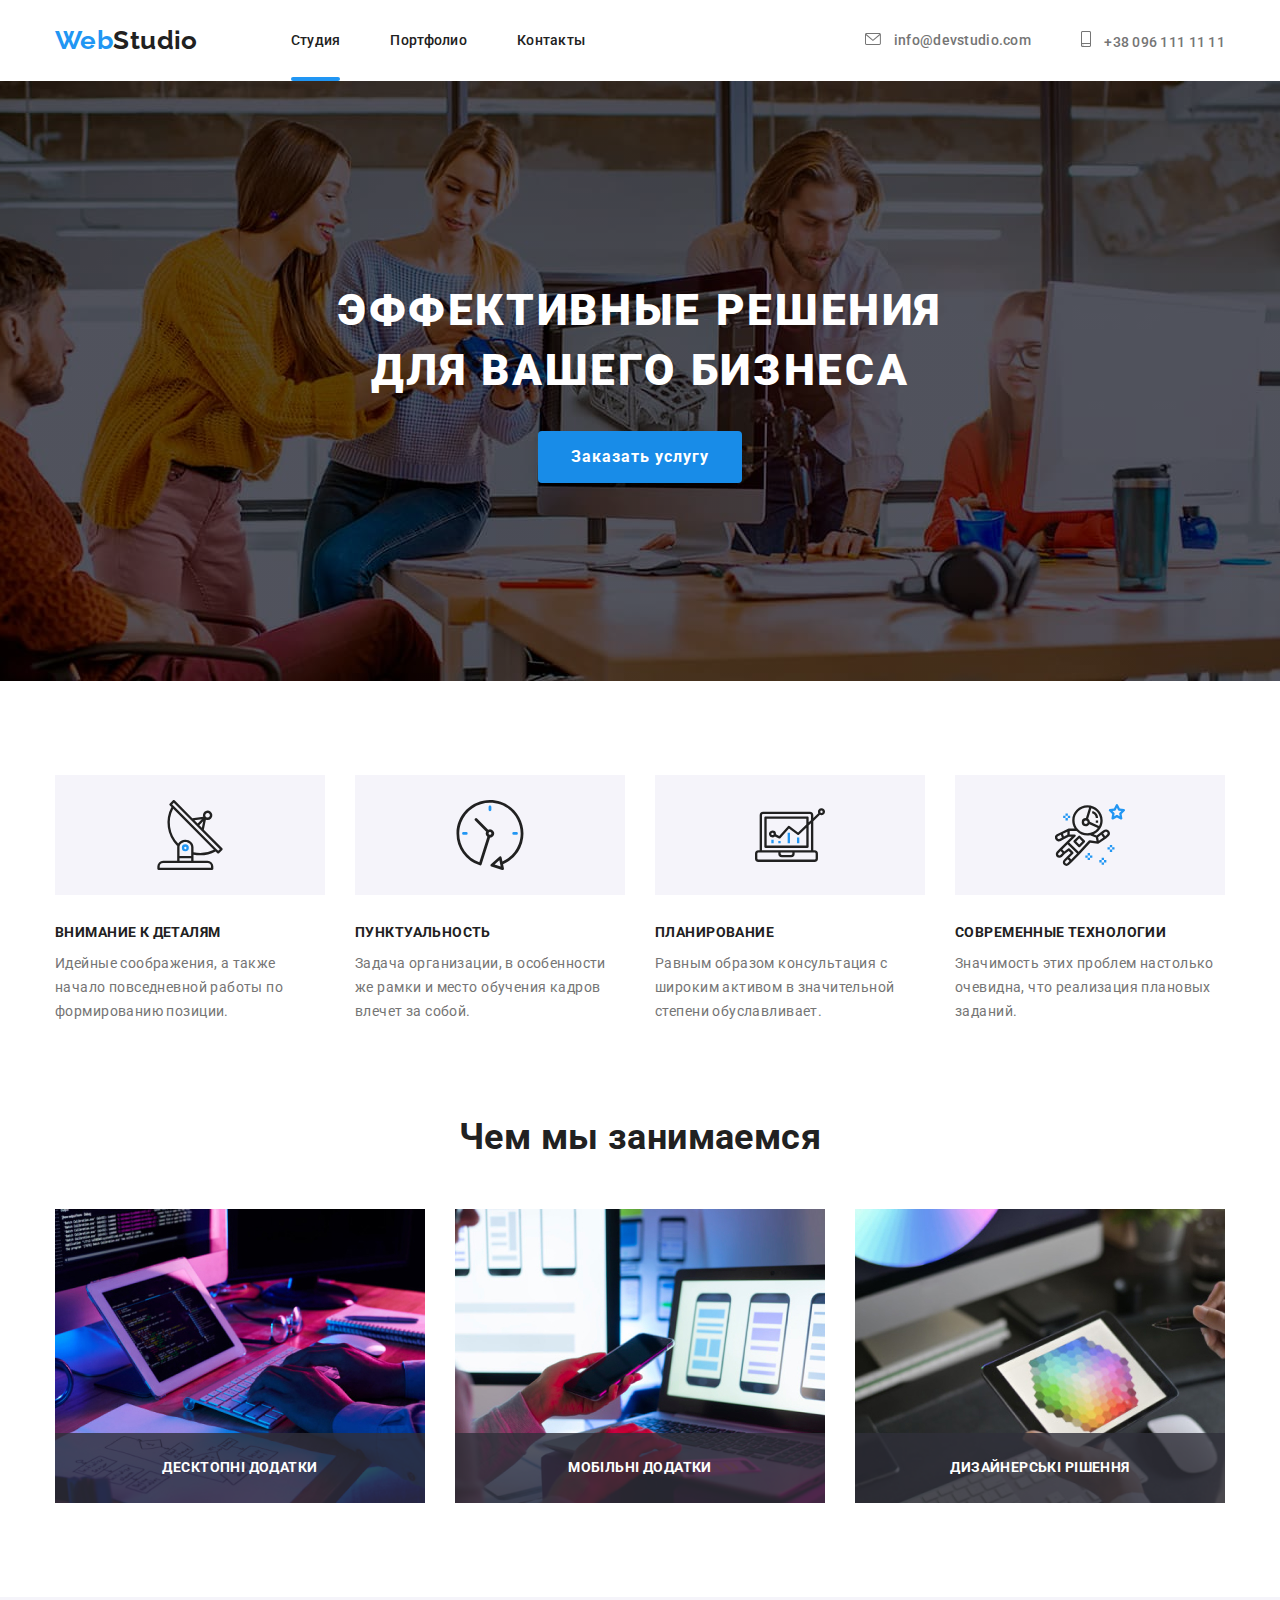
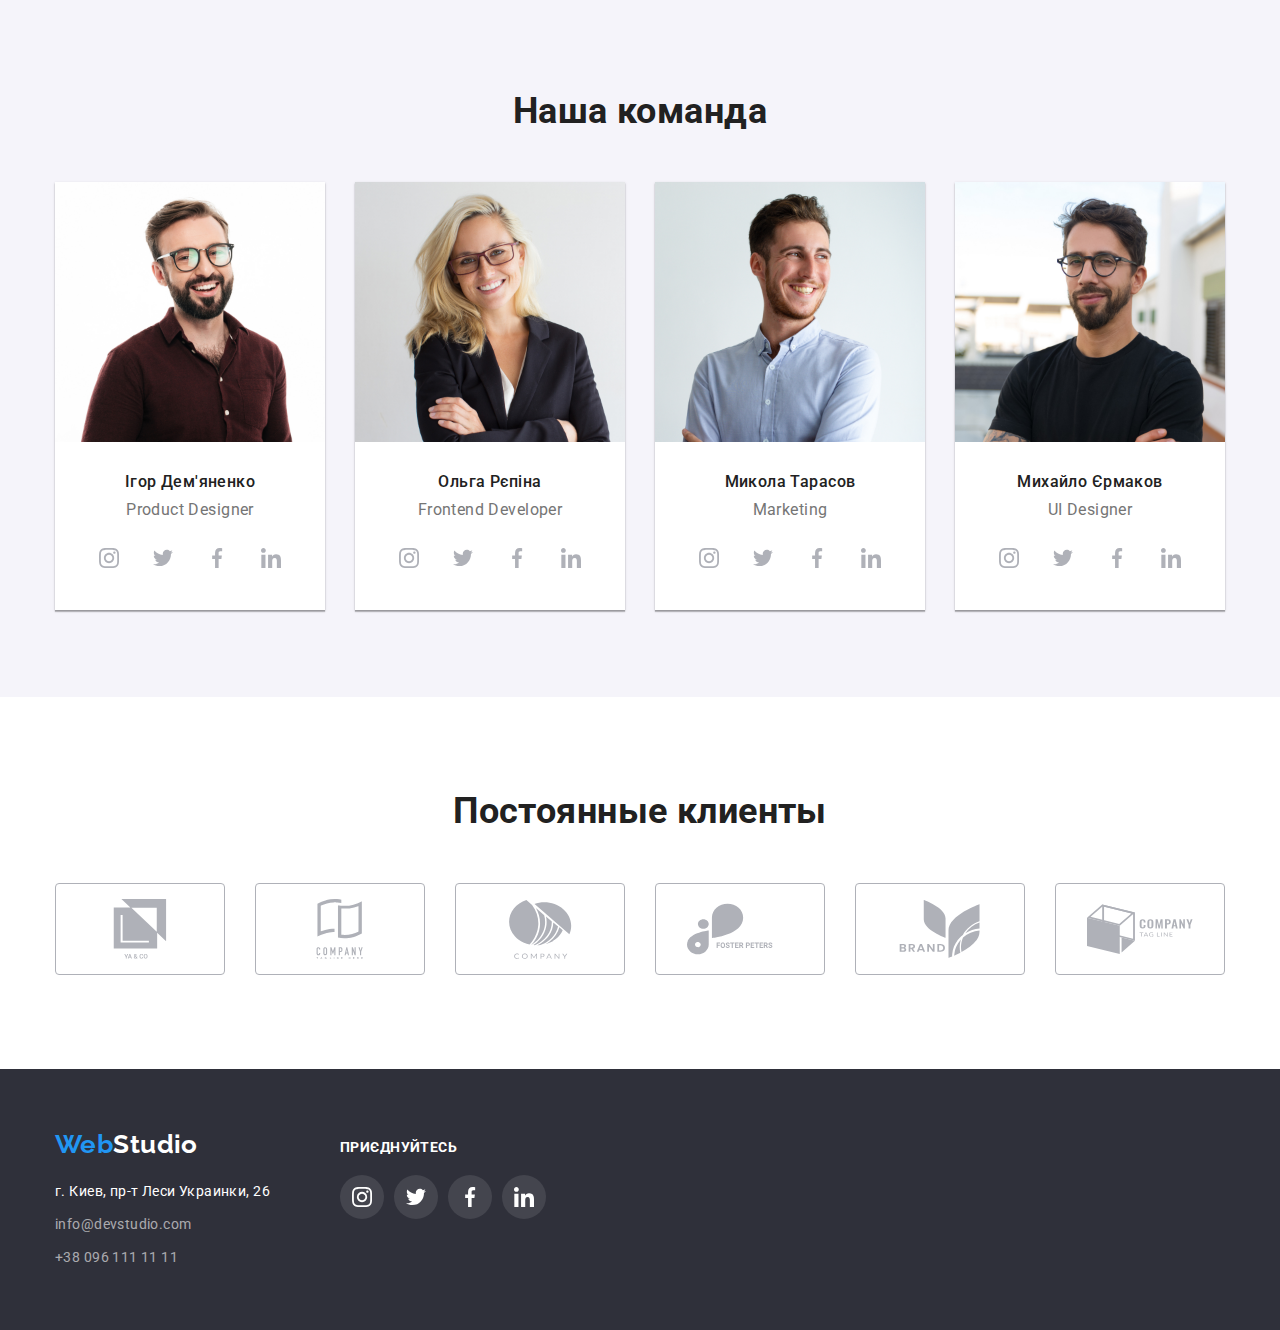
<file: index.html>
<!DOCTYPE html>
<html lang="ru">

<head>
    <meta charset="UTF-8">
    <meta http-equiv="X-UA-Compatible" content="IE=edge">
    <meta name="viewport" content="width=device-width, initial-scale=1.0">
    <title>Document</title>
    <link
        href="https://fonts.googleapis.com/css2?family=Raleway:wght@700&family=Roboto:wght@400;500;700;900&display=swap"
        rel="stylesheet">
    <link rel="stylesheet" href="./css/styles.css" />
    <link rel="stylesheet"
        href="https://cdnjs.cloudflare.com/ajax/libs/modern-normalize/1.1.0/modern-normalize.min.css">
</head>

<body class="page">
    <header class="header">
        <div class="container">
            <div class="head">
                <nav class="main-nav">
                    <a class="logo-link" href="/index.html">Web<span class="logo-header">Studio</span></a>
                    <ul class="site-nav">
                        <li class="item ">
                            <a class="navigation-menu-link  current" href="./index.html">Студия</a></li>
                        <li class="item">
                            <a class="navigation-menu-link " href="./portfolio.html">Портфолио</a></li>
                        <li class="item">
                            <a class="navigation-menu-link " href="">Контакты</a></li>
                    </ul>
                </nav>
                <ul class="auth-nav">

                    <li class="mail">
                        <a  href="mailto:info@devstudio.com">
                            <svg class="head-icon" width="16px" height="12px">
                                <use href="./images/symbol-defs.svg#icon-letter-hover-1">
                            </svg>

                            info@devstudio.com
                        </a>

                    </li>
                    <li class="tel">
                        <a  href="tel:+380961111111">
                            <svg class="head-icon" width="10px" height="16px">
                                <use href="./images/symbol-defs.svg#icon-smartphone-1">
                            </svg> +38 096 111 11 11</a>
                    </li>
                </ul>
            </div>

        </div>




    </header>
    <main>

        <section class="overlay">
            <h1 class="big-title"> Эффективные решения <br> для вашего бизнеса</h1>
            <button type="button" class="button">Заказать услугу</button>
        </section>


        <section class=" section">
            <div class="container">
                <!-- Our advantages -->
                <ul class="list-advantages">
                    <li class="item icon-antenna">
                        <h3 class="advantages-title">Внимание к деталям</h3>
                        <p class="advantages-text">Идейные соображения, а также начало повседневной работы по
                            формированию
                            позиции.</p>
                    </li>
                    <li class="item icon-clock">
                        <h3 class="advantages-title">Пунктуальность</h3>
                        <p class="advantages-text">Задача организации, в особенности же рамки и место обучения кадров
                            влечет
                            за собой.</p>
                    </li>
                    <li class="item icon-diagram">
                        <h3 class="advantages-title">Планирование</h3>
                        <p class="advantages-text">Равным образом консультация с широким активом в значительной степени
                            обуславливает.</p>
                    </li>
                    <li class="item icon-astronaut">
                        <h3 class="advantages-title">Современные технологии</h3>
                        <p class="advantages-text">Значимость этих проблем настолько очевидна, что реализация плановых
                            заданий.</p>
                    </li>
                </ul>
            </div>


        </section>

        <section class="section-img">
            <div class="container">
                <h2 class="titles ">Чем мы занимаемся</h2>
                <ul class="list-img">
                    <li class="specialization__item"><img src="./images/box-1.jpg" alt="type of work" width="370">
                        <h3 class="specialization__name">Десктопні додатки</h3></li>

                    <li class="specialization__item"><img src="./images/box-2.jpg" alt="type of work" width="370">
                        <h3 class="specialization__name">Мобільні додатки</h3></li>

                    <li class="specialization__item"><img src="./images/box-3.jpg" alt="type of work" width="370">
                        <h3 class="specialization__name">Дизайнерські рішення</h3></li>
                </ul>
            </div>

        </section>
        <!-- Our team -->
        <section class="our-team section">
            <h2 class="titles">Наша команда</h2>
            <div class="container">
                <ul class="list-person">
                    <li class="item">
                        <img src="./images/img-(1).jpg" alt="employee" width="270">
                        <div class="item-names">
                            <h3 class="names">Ігор Дем'яненко</h3>
                        </div>
                        <p class="profession">Product Designer</p>
                        <ul class="icon-item">
                            <li><a class="icon-link" href="">
                                    <svg class="icon" width="20" height="20">
                                        <use href="./images/symbol-defs.svg#icon-instagram-2-1">
                                    </svg>
                                </a></li>
                            <li><a class="icon-link" href="">
                                    <svg class="icon" width="20" height="20">
                                        <use href="./images/symbol-defs.svg#icon-twitter-1-1">
                                    </svg>
                                </a></li>
                            <li><a class="icon-link" href="">
                                    <svg class="icon" width="20" height="20">
                                        <use href="./images/symbol-defs.svg#icon-facebook-1-1">
                                    </svg>
                                </a></li>
                            <li><a class="icon-link" href="">
                                    <svg class="icon" width="20" height="20">
                                        <use href="./images/symbol-defs.svg#icon-linkedin-1-1">
                                    </svg>
                                </a></li>
                        </ul>
                    </li>
                    <li class="item">
                        <img src="./images/img-(2).jpg" alt="employee" width="270">
                        <div class="item-names">
                            <h3 class="names">Ольга Рєпіна</h3>
                        </div>
                        <p class="profession">Frontend Developer</p>
                        <ul class="icon-item">
                            <li><a class="icon-link" href="">
                                    <svg class="icon" width="20" height="20">
                                        <use href="./images/symbol-defs.svg#icon-instagram-2-1">
                                    </svg>
                                </a></li>
                            <li><a class="icon-link" href="">
                                    <svg class="icon" width="20" height="20">
                                        <use href="./images/symbol-defs.svg#icon-twitter-1-1">
                                    </svg>
                                </a></li>
                            <li><a class="icon-link" href="">
                                    <svg class="icon" width="20" height="20">
                                        <use href="./images/symbol-defs.svg#icon-facebook-1-1">
                                    </svg>
                                </a></li>
                            <li><a class="icon-link" href="">
                                    <svg class="icon" width="20" height="20">
                                        <use href="./images/symbol-defs.svg#icon-linkedin-1-1">
                                    </svg>
                                </a></li>
                        </ul>
                    </li>
                    <li class="item">
                        <img src="./images/img-(3).jpg" alt="employee" width="270">
                        <div class="item-names">
                            <h3 class="names">Микола Тарасов</h3>
                        </div>
                        <p class="profession">Marketing</p>
                        <ul class="icon-item">
                            <li><a class="icon-link" href="">
                                    <svg class="icon" width="20" height="20">
                                        <use href="./images/symbol-defs.svg#icon-instagram-2-1">
                                    </svg>
                                </a></li>
                            <li><a class="icon-link" href="">
                                    <svg class="icon" width="20" height="20">
                                        <use href="./images/symbol-defs.svg#icon-twitter-1-1">
                                    </svg>
                                </a></li>
                            <li><a class="icon-link" href="">
                                    <svg class="icon" width="20" height="20">
                                        <use href="./images/symbol-defs.svg#icon-facebook-1-1">
                                    </svg>
                                </a></li>
                            <li><a class="icon-link" href="">
                                    <svg class="icon" width="20" height="20">
                                        <use href="./images/symbol-defs.svg#icon-linkedin-1-1">
                                    </svg>
                                </a></li>
                        </ul>
                    </li>
                    <li class="item">
                        <img src="./images/img-(4).jpg" alt="employee" width="270">
                        <div class="item-names">
                            <h3 class="names">Михайло Єрмаков</h3>
                        </div>
                        <p class="profession">UI Designer</p>
                        <ul class="icon-item">
                            <li><a class="icon-link" href="">
                                    <svg class="icon" width="20" height="20">
                                        <use href="./images/symbol-defs.svg#icon-instagram-2-1">
                                    </svg>
                                </a></li>
                            <li><a class="icon-link" href="">
                                    <svg class="icon" width="20" height="20">
                                        <use href="./images/symbol-defs.svg#icon-twitter-1-1">
                                    </svg>
                                </a></li>
                            <li><a class="icon-link" href="">
                                    <svg class="icon" width="20" height="20">
                                        <use href="./images/symbol-defs.svg#icon-facebook-1-1">
                                    </svg>
                                </a></li>
                            <li><a class="icon-link" href="">
                                    <svg class="icon" width="20" height="20">
                                        <use href="./images/symbol-defs.svg#icon-linkedin-1-1">
                                    </svg>
                                </a></li>
                        </ul>
                    </li>
                </ul>
            </div>

        </section>
        <!-- regular customers -->
        <section class="section">
            <h2 class="titles">Постоянные клиенты</h2>
            <div class="container">
                <ul class="client-icon-list">
                    <li>
                        <a class="client-icon-link" href="">
                            <svg class="client-icon" width="106" height="60px">
                                <use href="./images/symbol-defs.svg#icon-Union-1">
                            </svg>
                        </a>
                    </li>
                    <li>
                        <a class="client-icon-link" href="">
                            <svg class="client-icon" width="106" height="60px">
                                <use href="./images/symbol-defs.svg#icon-Union-2">
                            </svg>
                        </a>
                    </li>
                    <li>
                        <a class="client-icon-link" href="">
                            <svg class="client-icon" width="106" height="60px">
                                <use href="./images/symbol-defs.svg#icon-Union-3">
                            </svg>
                        </a>
                    </li>
                    <li>
                        <a class="client-icon-link" href="">
                            <svg class="client-icon" width="106" height="60px">
                                <use href="./images/symbol-defs.svg#icon-Union-4">
                            </svg>
                        </a>
                    </li>
                    <li>
                        <a class="client-icon-link" href="">
                            <svg class="client-icon" width="106" height="60px">
                                <use href="./images/symbol-defs.svg#icon-Union-5">
                            </svg>
                        </a>
                    </li>
                    <li>
                        <a class="client-icon-link" href="">
                            <svg class="client-icon" width="106" height="60px">
                                <use href="./images/symbol-defs.svg#icon-Union-6">
                            </svg>
                        </a>
                    </li>
                </ul>
            </div>
        </section>
    </main>
    <footer class="foot">
        <div class="container ">


            <div class="footer-container">
                <div>
                    <a class="logo-link" href="/index.html">Web<span class="logo-footer">Studio</span></a>
                    <address>
                        <ul class="footer-nav">
                            <li class="adress"><a
                                    href="https://www.google.com.ua/maps/place/%D0%B1%D1%83%D0%BB.+%D0%9B%D0%B5%D1%81%D0%B8+%D0%A3%D0%BA%D1%80%D0%B0%D0%B8%D0%BD%D0%BA%D0%B8,+26,+%D0%9A%D0%B8%D0%B5%D0%B2,+02000/@50.4265807,30.5361918,17z/data=!3m1!4b1!4m5!3m4!1s0x40d4cf0e033ecbe9:0x57a4dffefec77da0!8m2!3d50.4265807!4d30.5383858?hl=ru"
                                    target="_blank" rel="noopener noreferrer">г. Киев, пр-т Леси Украинки, 26</a></li>
                            <span class="mail-footer">
                                <li class="auth-footer"><a href="mailto:info@devstudio.com">info@devstudio.com</a></li>
                            </span>
                            <li class="auth-footer"><a href="tel:+380961111111">+38 096 111 11 11</a></li>
                        </ul>
                    </address>
                </div>

                <!-- Social links -->
                <div class="social">
                    <p class="title-icon-list">приєднуйтесь</p>
                    <ul class="footer-icon-item">
                        <li><a class="footer-icon-link" href="">
                                <svg class="footer-icon" width="20" height="20">
                                    <use href="./images/symbol-defs.svg#icon-instagram-2-1">
                                </svg>
                            </a></li>
                        <li><a class="footer-icon-link" href="">
                                <svg class="footer-icon" width="20" height="20">
                                    <use href="./images/symbol-defs.svg#icon-twitter-1-1">
                                </svg>
                            </a></li>
                        <li><a class="footer-icon-link" href="">
                                <svg class="footer-icon" width="20" height="20">
                                    <use href="./images/symbol-defs.svg#icon-facebook-1-1">
                                </svg>
                            </a></li>
                        <li><a class="footer-icon-link" href="">
                                <svg class="footer-icon" width="20" height="20">
                                    <use href="./images/symbol-defs.svg#icon-linkedin-1-1">
                                </svg>
                            </a></li>
                    </ul>




                </div>
            </div>

        </div>


    </footer>


</body>

</html>
</file>
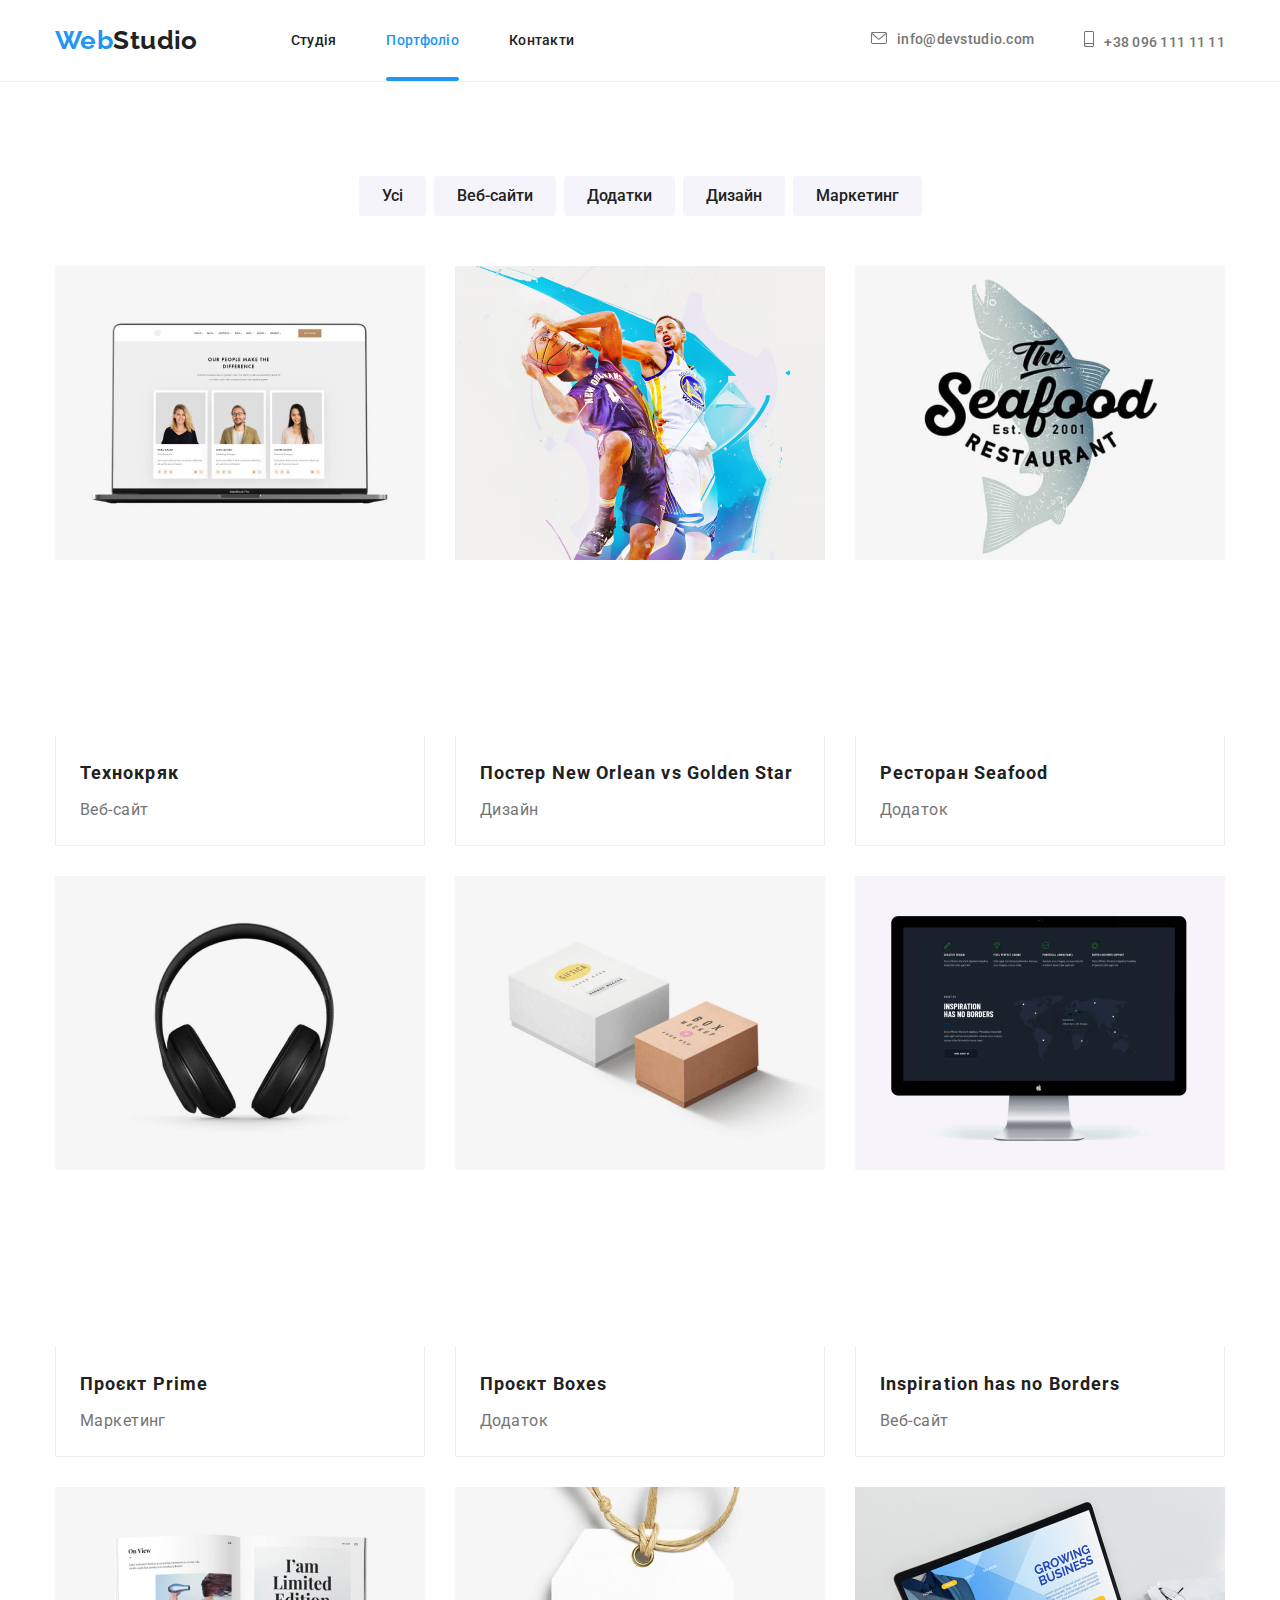
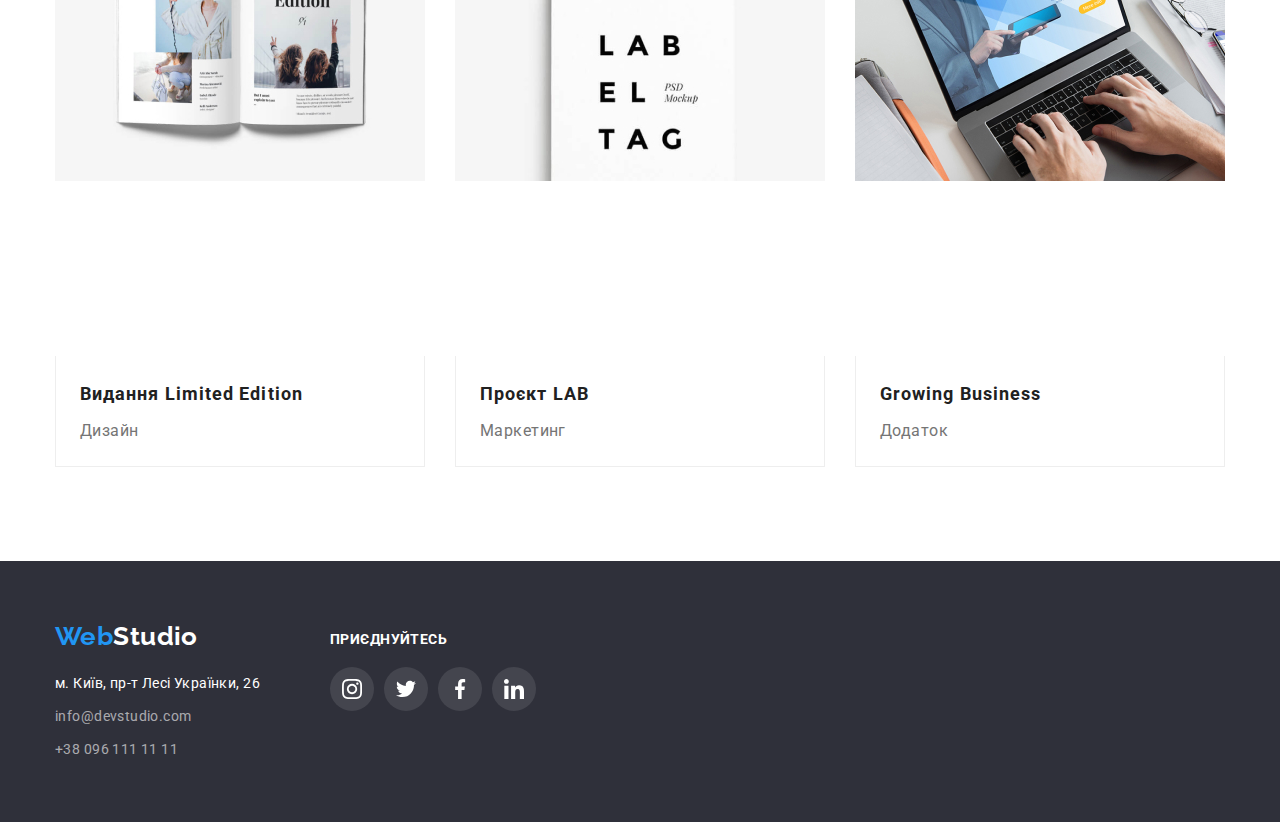
<file: portfolio.html>
<!DOCTYPE html>
<html lang="ru">

<head>
    <meta charset="UTF-8">
    <meta http-equiv="X-UA-Compatible" content="IE=edge">
    <meta name="viewport" content="width=device-width, initial-scale=1.0">
    <title>Document</title>
    <link
        href="https://fonts.googleapis.com/css2?family=Raleway:wght@700&family=Roboto:wght@400;500;700;900&display=swap"
        rel="stylesheet">
    <link rel="stylesheet" href="./css/styles.css">
    <link rel="stylesheet"
        href="https://cdnjs.cloudflare.com/ajax/libs/modern-normalize/1.1.0/modern-normalize.min.css">
</head>

<body class="port-page">
    <header class="top-line">
        <div class="container">
            <div class="port-head">
                <nav class="port-nav">
                    <a class="port-logo-link" href="/index.html">Web<span class="port-logo-header">Studio</span></a>
                    <ul class="port-site-nav">
                        <li class="item"><a href="">Студія</a></li>
                        <li class="item"><a class="port-link current" href="/portfolio.html">Портфоліо</a></li>
                        <li class="item"><a href="">Контакти</a></li>
                    </ul>
                </nav>
                <ul class="port-auth-nav">
                    <li class="mail"><a href="mailto:info@devstudio.com"><svg class="head-icon" width="16px"
                                height="12px">
                                <use href="./images/symbol-defs.svg#icon-letter-hover-1"></use>
                            </svg>info@devstudio.com</a></li>
                    <li><a href="tel:+380961111111"><svg class="head-icon" width="10px" height="16px">
                                <use href="./images/symbol-defs.svg#icon-smartphone-1"></use>
                            </svg>+38 096 111 11 11</a></li>
                </ul>
            </div>

        </div>

    </header>
    <main>
        <section class="section">
            <h1 class="visually-hidden">Type of work</h1>
            <div class="container">
                <ul class="port-list port-buttons">
                    <li class="item"><button type="button" class="port-items">Усі</button></li>
                    <li class="item"><button type="button" class="port-items">Веб-сайти</button></li>
                    <li class="item"><button type="button" class="port-items">Додатки</button></li>
                    <li class="item"><button type="button" class="port-items">Дизайн</button></li>
                    <li class="item"><button type="button" class="port-items">Маркетинг</button></li>
                </ul>
                <ul class="port-list port-picture">
                    <li class="port-item">

                        <div class="cases-wraper">
                            <img src="./images/img5.jpg" alt="project1" width="370">
                            <div class="cases-overlay">
                                <p class="cases-descr">
                                    Ресурс пропонує комплексні пропозиції з різним рівнем
                                    функціоналу та сервісів. Все це дозволить відвідувачу
                                    отримати вичерпні відомості про компанію чи приватну
                                    особу.
                                </p>
                            </div>
                        </div>
                        <div class="discription">
                            <h2 class="port-title">Технокряк</h2>
                            <p class="port-text">Веб-сайт</p>
                        </div>


                    </li>
                    <li class="port-item">

                        <div class="cases-wraper">
                            <img src="./images/img6.jpg" alt="project2" width="370">
                            <div class="cases-overlay">
                                <p class="cases-descr">
                                    Ресурс пропонує комплексні пропозиції з різним рівнем функціоналу та сервісів. Все
                                    це
                                    дозволить відвідувачу отримати вичерпні відомості про компанію чи приватну особу.
                                </p>
                            </div>
                        </div>

                        <div class="discription">
                            <h2 class="port-title">Постер New Orlean vs Golden Star</h2>
                            <p class="port-text">Дизайн</p>
                        </div>


                    </li>
                    <li class="port-item">

                        <div class="cases-wraper">
                            <img src="./images/img7.jpg" alt="project3" width="370">
                            <div class="cases-overlay">
                                <p class="cases-descr">
                                    Ресурс пропонує комплексні пропозиції з різним рівнем функціоналу та сервісів. Все
                                    це
                                    дозволить відвідувачу отримати вичерпні відомості про компанію чи приватну особу.
                                </p>
                            </div>
                        </div>

                        <div class="discription">
                            <h2 class="port-title">Ресторан Seafood</h2>
                            <p class="port-text">Додаток</p>
                        </div>


                    </li>
                    <li class="port-item">

                        <div class="cases-wraper">
                            <img src="./images/img8.jpg" alt="project4" width="370">
                            <div class="cases-overlay">
                                <p class="cases-descr">
                                    Ресурс пропонує комплексні пропозиції з різним рівнем функціоналу та сервісів. Все
                                    це
                                    дозволить відвідувачу отримати вичерпні відомості про компанію чи приватну особу.
                                </p>
                            </div>
                        </div>

                        <div class="discription">
                            <h2 class="port-title">Проєкт Prime</h2>
                            <p class="port-text">Маркетинг</p>
                        </div>


                    </li>
                    <li class="port-item">

                        <div class="cases-wraper">
                            <img src="./images/img9.jpg" alt="project5" width="370">
                            <div class="cases-overlay">
                                <p class="cases-descr">
                                    Ресурс пропонує комплексні пропозиції з різним рівнем функціоналу та сервісів. Все
                                    це
                                    дозволить відвідувачу отримати вичерпні відомості про компанію чи приватну особу.
                                </p>
                            </div>
                        </div>

                        <div class="discription">
                            <h2 class="port-title">Проєкт Boxes</h2>
                            <p class="port-text">Додаток</p>
                        </div>


                    </li>
                    <li class="port-item">

                        <div class="cases-wraper">
                            <img src="./images/img10.jpg" alt="project6" width="370">
                            <div class="cases-overlay">
                                <p class="cases-descr">
                                    Ресурс пропонує комплексні пропозиції з різним рівнем функціоналу та сервісів. Все
                                    це
                                    дозволить відвідувачу отримати вичерпні відомості про компанію чи приватну особу.
                                </p>
                            </div>
                        </div>

                        <div class="discription">
                            <h2 class="port-title">Inspiration has no Borders</h2>
                            <p class="port-text">Веб-сайт</p>
                        </div>


                    </li>
                    <li class="port-item">

                        <div class="cases-wraper">
                            <img src="./images/img11.jpg" alt="project7" width="370">
                            <div class="cases-overlay">
                                <p class="cases-descr">
                                    Ресурс пропонує комплексні пропозиції з різним рівнем функціоналу та сервісів. Все
                                    це
                                    дозволить відвідувачу отримати вичерпні відомості про компанію чи приватну особу.
                                </p>
                            </div>
                        </div>

                        <div class="discription">
                            <h2 class="port-title">Видання Limited Edition</h2>
                            <p class="port-text">Дизайн</p>
                        </div>


                    </li>
                    <li class="port-item">

                        <div class="cases-wraper">
                            <img src="./images/img12.jpg" alt="project8" width="370">
                            <div class="cases-overlay">
                                <p class="cases-descr">
                                    Ресурс пропонує комплексні пропозиції з різним рівнем функціоналу та сервісів. Все
                                    це
                                    дозволить відвідувачу отримати вичерпні відомості про компанію чи приватну особу.
                                </p>
                            </div>
                        </div>

                        <div class="discription">
                            <h2 class="port-title">Проєкт LAB</h2>
                            <p class="port-text">Маркетинг</p>
                        </div>


                    </li>
                    <li class="port-item">
                        <div class="cases-link">
                            <div class="cases-wraper">
                                <img src="./images/img13.jpg" alt="project9" width="370">
                                <div class="cases-overlay">
                                    <p class="cases-descr">
                                        Ресурс пропонує комплексні пропозиції з різним рівнем функціоналу та сервісів. Все
                                        це
                                        дозволить відвідувачу отримати вичерпні відомості про компанію чи приватну особу.
                                    </p>
                                </div>
                            </div>
    
                            <div class="discription">
                                <h2 class="port-title">Growing Business</h2>
                                <p class="port-text">Додаток</p>
                            </div>
                        </div>
                        


                    </li>
                </ul>
            </div>



        </section>

    </main>
    <footer class="port-foot">
        <div class="container">
            <div class="footer-container">

                <div>
                    <a class="port-logo-link" href="/index.html">Web<span class="port-logo-footer">Studio</span></a>
                    <address>
                        <ul class="port-adress-nav">
                            <li class="port-adress"><a
                                    href="https://www.google.com.ua/maps/place/%D0%B1%D1%83%D0%BB.+%D0%9B%D0%B5%D1%81%D0%B8+%D0%A3%D0%BA%D1%80%D0%B0%D0%B8%D0%BD%D0%BA%D0%B8,+26,+%D0%9A%D0%B8%D0%B5%D0%B2,+02000/@50.4265807,30.5361918,17z/data=!3m1!4b1!4m5!3m4!1s0x40d4cf0e033ecbe9:0x57a4dffefec77da0!8m2!3d50.4265807!4d30.5383858?hl=ru"
                                    target="_blank" rel="noopener noreferrer">м. Київ, пр-т Лесі Українки, 26</a></li>
                            <span class="port-mail">
                                <li class="port-auth-footer"><a href="mailto:info@devstudio.com">info@devstudio.com</a>
                                </li>
                            </span>
                            <li class="port-auth-footer"><a href="tel:+380961111111">+38 096 111 11 11</a></li>
                        </ul>
                    </address>
                </div>


                <!-- Social links -->
                <div class="social">
                    <p class="title-icon-list">приєднуйтесь</p>
                    <ul class="footer-icon-item">
                        <li><a class="footer-icon-link" href="">
                                <svg class="footer-icon" width="20" height="20">
                                    <use href="./images/symbol-defs.svg#icon-instagram-2-1">
                                </svg>
                            </a></li>
                        <li><a class="footer-icon-link" href="">
                                <svg class="footer-icon" width="20" height="20">
                                    <use href="./images/symbol-defs.svg#icon-twitter-1-1">
                                </svg>
                            </a></li>
                        <li><a class="footer-icon-link" href="">
                                <svg class="footer-icon" width="20" height="20">
                                    <use href="./images/symbol-defs.svg#icon-facebook-1-1">
                                </svg>
                            </a></li>
                        <li><a class="footer-icon-link" href="">
                                <svg class="footer-icon" width="20" height="20">
                                    <use href="./images/symbol-defs.svg#icon-linkedin-1-1">
                                </svg>
                            </a></li>
                    </ul>




                </div>
            </div>

        </div>




    </footer>

</body>

</html>
</file>
<file: css/styles.css>
:root {
    --primary-text-color: #757575;
    --title-text-color: #212121;
    --accent-color: #2196F3;
    --primary-bcg-color: #FFFFFF;
    --secondary-bcg-color: #2F303A;
    --secondary-text-color: #FFFFFF;
    --button-bcg-color: #188CE8;
    --auth-footer-color: rgba(255, 255, 255, 0.6);
    --accent-text-color: #FFFFFF;
    --bcg-button-color: #F5F4FA;
    --head-line-color: #ECECEC;
    --port-item-line-color: #EEEEEE;
    --bgc-item-color: rgba(245, 244, 250, 1);
    --transition-timing: cubic-bezier(0.4, 0, 0.2, 1)
}



ul {
    margin: 0;
    padding: 0;
}

.page {
    font-family: Roboto, sans-serif;
    font-size: 14px;
    letter-spacing: 0.03em;
    color: var(--primary-text-color);
    background-color: var(--primary-bcg-color);
}

img {
    display: block;
    max-width: 100%;
    height: auto;
}

h3 {
    margin-top: 0;
    margin-bottom: 0;
}

/* header */
.header {
    background-color: var(--primary-bcg-color);
}

.main-nav {
    display: flex;
    align-items: center;
}

/* container-head */
.head {
    display: flex;
    align-items: center;
}

.container {
    margin-left: auto;
    margin-right: auto;
    padding-left: 15px;
    padding-right: 15px;
    width: 1200px;

}

.logo-link {
    font-weight: 700;
    font-size: 26px;
    line-height: 1.19;
    color: var(--accent-color);
    font-family: Raleway;
    text-decoration: none;
    padding-top: 24px;
    padding-bottom: 25px;
}

.logo-header {
    font-weight: 700;
    font-size: 26px;
    line-height: 1.19;
    color: var(--title-text-color);
    font-family: Raleway;
    text-decoration: none;
}


.site-nav {
    list-style: none;
    display: flex;
    margin-left: 93px;
}

.site-nav .item{
    position: relative;
    padding: 32px 0;
}

.site-nav .item:not(:last-child) {
    margin-right: 50px;
}


.navigation-menu-link {
    color: var(--title-text-color);
    text-decoration: none;
    font-weight: 500;
    line-height: 1.14;
    letter-spacing: 0.02em;
    transition: color 250ms var(--transition-timing);
    

}

.navigation-menu-link:hover {
    color: var(--accent-color);
}


.navigation-menu-link:focus {
    color: var(--accent-color);
}

  
.current::after {
    content: "";
    position: absolute;
    left: 0;
    bottom: 0;
    width: 100%;
    display: block;
    height: 4px;
    background-color: var(--accent-color);
    border-radius: 2px;
    color: var(--accent-color);
  }

.auth-nav {
    margin-top: 0;
    margin-bottom: 0;
    list-style: none;
    display: flex;
    margin-left: auto;

}

.auth-nav .tel {
    margin-left: 50px;
}

.auth-nav a {
    font-weight: 500;
    line-height: 1.14;
    letter-spacing: 0.02em;
    text-decoration: none;
    color: var(--primary-text-color);
    transition: color 250ms var(--transition-timing);

}

.auth-nav a:hover {
    color: var(--accent-color);
}

.auth-nav a:focus {
    color: var(--accent-color);
}

.auth-nav li {
    display: flex;
    align-items: center;
    justify-content: center;
    position: relative;
    
}

.head-icon-link {
    color: var(--primary-text-color);
}

.head-icon {
    margin-right: 10px;
    fill: currentColor;
}

.auth-nav li {
    color: var(--primary-text-color);
}

.auth-nav li:hover,
.auth-nav li:focus {
    color: var(--accent-color)
}



/* Main grey */
.overlay {
    background-color: var(--secondary-bcg-color);
    background-image: linear-gradient(to right, rgba(0, 0, 0, 0.4), rgba(0, 0, 0, 0.4)),
        url(../images/hw-4/Img\(12\)\(1\).jpg);
    background-size: cover;
    background-repeat: no-repeat;
    background-position: center;
    text-align: center;
    padding-top: 200px;
    padding-bottom: 200px;
    max-width: 1600px;
    height: 600px;
    margin-left: auto;
    margin-right: auto;

}

.big-title {

    color: var(--secondary-text-color);
    margin-top: 0;
    margin-bottom: 30px;

    font-style: normal;
    font-weight: 900;
    font-size: 44px;
    line-height: 1.36;
    letter-spacing: 0.06em;
    text-transform: uppercase;
}

.button {
    color: var(--secondary-text-color);
    background-color: var(--button-bcg-color);
    font-weight: 700;
    font-size: 16px;
    line-height: 1.87;
    display: inline-block;
    align-items: center;
    text-align: center;
    letter-spacing: 0.06em;
    cursor: pointer;
    font-family: inherit;
    text-align: center;
    border: 1px solid transparent;
    box-shadow: 0px 4px 4px rgba(0, 0, 0, 0.15);
    border-radius: 4px;
    padding: 10px 32px;
    margin-left: auto;
    margin-right: auto;

}

/* Main white */
.section {
    padding-top: 94px;
    padding-bottom: 94px;
}

.list-advantages {
    list-style: none;
    display: flex;
    justify-content: space-between;
    padding-left: 0;
}

.list-advantages .item {
    width: 270px;
}

.list-advantages .item::before {
    content: "";
    display: block;
    height: 120px;
    background-size: 70px;
    background-repeat: no-repeat;
    background-position: center;
    background-color: var(--bgc-item-color);
    margin-bottom: 30px;
}

.icon-antenna::before {
    background-image: url(../images/hw-4/antenna-1.svg);
}

.icon-clock::before {
    background-image: url(../images/hw-4/clock-1.svg);
}

.icon-diagram::before {
    background-image: url(../images/hw-4/diagram-1.svg);
}

.icon-astronaut::before {
    background-image: url(../images/hw-4/astronaut-1.svg);
}

.advantages-title {
    color: var(--title-text-color);
    font-size: 14px;
    font-style: normal;
    font-weight: 700;
    line-height: 1.14;
    text-transform: uppercase;
    margin-top: 0;
    margin-bottom: 10px;
}

.advantages-text {
    line-height: 24px;
    margin-top: 0;
    margin-bottom: 0;
}

.list-img {
    list-style: none;
    margin-top: 0;
    padding-left: 0;
    display: flex;
    justify-content: space-between;
}

.our-team {
    background-color: #F5F4FA;
    padding-top: 94px;
    padding-bottom: 87px;
}

/* What are we doing */
.section-img {
    padding-bottom: 94px;
}

.titles {
    color: var(--title-text-color);
    font-weight: 700;
    font-size: 36px;
    line-height: 1.16;
    text-align: center;
    margin-top: 0;
    margin-bottom: 50px;
}
.specialization__item {
    position: relative;
  }
  
  .specialization__name {
    position: absolute;
    left: 0;
    bottom: 0;
    width: 100%;
    font-size: 14px;
    line-height: 16px;
    padding: 27px 0;
    line-height: 1.14;
    letter-spacing: 0.03em;
    font-weight: 700;
    text-transform: uppercase;
    text-align: center;
    color: #FFFFFF;
    background-color: rgba(47, 48, 58, 0.8);
  }
  

/* Our team */

.list-person {
    list-style: none;
    display: flex;
    justify-content: space-between;
    padding-left: 0;

}

.list-person .item {
    box-shadow: 0px 2px 1px 0px rgba(0, 0, 0, 0.2),
        0px 1px 1px 0px rgba(0, 0, 0, 0.14),
        0px 1px 3px 0px rgba(0, 0, 0, 0.12);
}

.item-names {
    padding-top: 30px;
    padding-bottom: 10px;
    background-color: var(--primary-bcg-color);
}

.names {
    color: var(--title-text-color);
    font-weight: 500;
    font-size: 16px;
    line-height: 19px;
    text-align: center;

}

.profession {
    font-size: 16px;
    line-height: 1.18;
    text-align: center;
    margin-top: 0;
    margin-bottom: 0;
    padding-bottom: 16px;
    background-color: var(--primary-bcg-color);
}

.icon-item {
    display: flex;
    list-style: none;
    align-items: center;
    justify-content: center;
    background-color: #FFFFFF;
    padding-bottom: 30px;
}

.icon-item li:not(:last-child) {
    margin-right: 10px;
}

.icon-link {
    width: 44px;
    height: 44px;
    border-radius: 50%;
    display: flex;
    align-items: center;
    justify-content: center;
    color: #AFB1B8;
    transition: background-color 250ms var(--transition-timing), color 250ms var(--transition-timing);

}

.icon-link .icon {
    fill: currentColor;
}

.icon-link:hover,
.icon-link:focus {
    background-color: #2196F3;
    color: #FFFFFF;
}

/* Regular customers */
.client-icon-list {
    display: flex;
    list-style: none;
    align-items: center;
    justify-content: center;
}

.client-icon-link {
    display: flex;
    align-items: center;
    justify-content: center;
    width: 170px;
    height: 92px;
    border: 1px solid rgba(175, 177, 184, 1);
    border-radius: 4px;
    color: #AFB1B8;
    transition: border-color 250ms var(--transition-timing),color 250ms var(--transition-timing);

}

.client-icon-link:hover,
.client-icon-link:focus {
    color: #2196F3;
    border: 1px solid #2196F3;
}

.client-icon-list li:not(:last-child) {
    margin-right: 30px;
}

.client-icon {
    fill: currentColor;
}

/* Footer */
.footer-container {
    display: flex;
    align-items: center;
}

.logo-footer {
    font-style: normal;
    font-weight: 700;
    font-size: 26px;
    line-height: 1.19;
    color: var(--secondary-text-color);
    font-family: Raleway;
    text-decoration: none;

}

.foot {
    background-color: var(--secondary-bcg-color);
    padding-top: 60px;
    padding-bottom: 60px;
}

.adress a {
    color: var(--secondary-text-color);
    text-decoration: none;
    margin-bottom: 9px;
    display: inline-block;
}

.mail-footer {
    display: inline-block;
    margin-bottom: 9px;

}

.footer-nav {
    font-style: normal;
    font-size: 14px;
    line-height: 1.71;
    list-style: none;
    margin-top: 20px;
    margin-bottom: 0;
    padding-left: 0;
}

.auth-footer a {
    color: var(--auth-footer-color);
    text-decoration: none;
}

.auth-footer a:hover {
    color: var(--accent-color);
}

.auth-footer a:hover {
    color: var(--accent-color);
}

/* Social */
.social {
    display: inline-block;
    padding: 0;
    margin-left: 70px;
    width: 206px;
    height: 80px;
    margin-bottom: 40px;
    

}

.title-icon-list {
    font-family: 'Roboto';
    font-style: normal;
    font-weight: 700;
    font-size: 14px;
    line-height: 16px;
    letter-spacing: 0.03em;
    text-transform: uppercase;
    color: #FFFFFF;
    margin-bottom: 20px;
    margin-top: 0;


}

.footer-icon-item {
    display: flex;
    list-style: none;
    align-items: center;
    justify-content: center;
    padding-bottom: 30px;

}

.footer-icon-item li:not(:last-child) {
    margin-right: 10px;
}

.footer-icon-link {
    width: 44px;
    height: 44px;
    border-radius: 50%;
    display: flex;
    align-items: center;
    justify-content: center;
    color: #FFFFFF;
    background-color: rgba(255, 255, 255, 0.1);
    transition: background-color 250ms var(--transition-timing), color 250ms var(--transition-timing);
    ;

}

.footer-icon-link .footer-icon {
    fill: currentColor;
}

.footer-icon-link:hover,
.footer-icon-link:focus {
    background-color: #2196F3;
    color: #FFFFFF;
}




/* Port */
.top-line {
    border-bottom: var(--head-line-color) solid 1px;
    margin-bottom: 0;

}

.port-page {
    font-family: Roboto, sans-serif;
    font-size: 14px;
    letter-spacing: 0.03em;
    background: var(--primary-bcg-color);
    color: var(--primary-text-color);
}

.port-head {
    display: flex;
    align-items: center;

}

.port-nav {
    display: flex;
    align-items: center;
}

/* Header */
.port-logo-link {
    font-weight: 700;
    font-size: 26px;
    line-height: 1.19;
    color: var(--accent-color);
    text-decoration: none;
    font-family: Raleway;
    padding-top: 24px;
    padding-bottom: 25px;
}

.port-logo-header {
    font-weight: 700;
    font-size: 26px;
    line-height: 1.19;
    color: var(--title-text-color);
    text-decoration: none;
}


.port-site-nav {
    list-style: none;
    display: flex;
    margin-left: 93px;
}

.port-site-nav .item:not(:last-child) {
    margin-right: 50px;
}
.port-site-nav .item{
    position: relative;
    padding: 32px 0;
}

.port-site-nav .port-link.current {
    color: var(--accent-color);
}
.port-site-nav .current::after{
    content: "";
    position: absolute;
    left: 0;
    bottom: 0;
    width: 100%;
    display: block;
    height: 4px;
    background-color: var(--accent-color);
    border-radius: 2px;
    color: var(--accent-color);
}

.port-site-nav a {
    color: var(--title-text-color);
    text-decoration: none;
    font-weight: 500;
    font-size: 14px;
    line-height: 1.14;
    letter-spacing: 0.02em;
    padding-top: 32px;
    padding-bottom: 32px;
    transition: color 250ms var(--transition-timing);
}

.port-site-nav a:hover {
    color: var(--accent-color);
}

.port-site-nav a:focus {
    color: var(--accent-color);
}

.port-auth-nav {
    list-style: none;
    margin-bottom: 0;
    display: flex;
    margin-top: 0;
    margin-left: auto;
}

.port-auth-nav .mail {
    margin-right: 50px;
}

.port-auth-nav a {
    font-weight: 500;
    font-size: 14px;
    line-height: 1.14;
    letter-spacing: 0.02em;
    text-decoration: none;
    color: var(--primary-text-color);
    transition: color 250ms var(--transition-timing);
}

.port-auth-nav a:hover {
    color: var(--accent-color);
}

.port-auth-nav a:focus {
    color: var(--accent-color);
}

/* Main */
/* container body */
.visually-hidden {
    position: absolute;
    width: 1px;
    height: 1px;
    margin: -1px;
    border: 0;
    padding: 0;
    white-space: nowrap;
    clip-path: inset(100%);
    clip: rect(0 0 0 0);
    overflow: hidden;
}

.port-buttons {
    display: flex;
    justify-content: center;
    padding-bottom: 50px;
    
}

.port-list {
    list-style: none;
    

    margin-top: 0;
    justify-content: center;
    padding-left: 0;
}


.port-list .item:not(:last-child) {
    margin-right: 8px;
}

.port-list .port-item {
    margin-right: 30px;
    width: 370px;
    margin-bottom: 30px;
    transition: box-shadow 250ms var(--transition-timing);
}

.port-list .port-item:hover,
.port-list .port-item:focus {
    box-shadow: 0px 1px 1px rgba(0, 0, 0, 0.12), 0px 4px 4px rgba(0, 0, 0, 0.06), 1px 4px 6px rgba(0, 0, 0, 0.16);
}

.discription {
    padding: 20px 24px;
    border-bottom: var(--port-item-line-color) solid 1px;
    border-right: var(--port-item-line-color) solid 1px;
    border-left: var(--port-item-line-color) solid 1px;
}

.port-list .port-item:nth-child(3n) {
    margin-right: 0;
}

.port-list .port-item:nth-child(n + 7) {
    margin-bottom: 0;
}

.port-list .port-items {
    color: var(--title-text-color);
    background-color: var(--bcg-button-color);
    font-weight: 500;
    font-size: 16px;
    line-height: 1.62;
    text-align: center;
    cursor: pointer;
    font-family: inherit;
    border-radius: 4px;
    padding: 6px 22px;
    display: inline-block;
    text-align: center;
    border: 1px solid transparent;
    transition: background-color 250ms var(--transition-timing), color 250ms var(--transition-timing),box-shadow 250ms var(--transition-timing);
}

.port-list .port-items:hover {
    color: var(--accent-text-color);
    background-color: var(--accent-color);
    box-shadow: 0px 3px 1px rgba(0, 0, 0, 0.1), 0px 1px 2px rgba(0, 0, 0, 0.08), 0px 2px 2px rgba(0, 0, 0, 0.12);
    ;
}

.port-list .port-items:focus {
    color: var(--accent-text-color);
    background-color: var(--accent-color);
    box-shadow: 0px 3px 1px rgba(0, 0, 0, 0.1), 0px 1px 2px rgba(0, 0, 0, 0.08), 0px 2px 2px rgba(0, 0, 0, 0.12);
    ;
}


.port-list .port-title {
    font-weight: 700;
    font-size: 18px;
    line-height: 2;
    letter-spacing: 0.06em;
    color: var(--title-text-color);
    margin-bottom: 4px;
    margin-top: 0;
}

.port-list .port-text {
    font-size: 16px;
    line-height: 1.87;
    margin-top: 0;
    margin-bottom: 0;

}

.port-picture {
    display: flex;
    flex-wrap: wrap;
}
/* overlay */
.cases__link:hover .cases__overlay,
.cases__link:focus .cases__overlay {
  transform: translateY(0);
}
.cases-wraper {
    position: relative;
    overflow: hidden;
  }
  .cases-overlay:hover {
    position: absolute;
   
    top: 0;
    left: 0;
    width: 100%;
    height: 100%;
    padding: 63px 24px;
    background-color: var(--accent-color);
    transform: translateY(100%);
    transition: transform 3s var(--transition-timing);
  }
  .cases-descr {
    font-size: 18px;
    line-height: 1.55;
    color: #FFFFFF;
  }
/* footer */
.port-logo-footer {
    font-style: normal;
    font-weight: 700;
    font-size: 26px;
    line-height: 1.19;
    color: var(--secondary-text-color);
    font-family: Raleway;
    text-decoration: none;
}

.port-foot {
    background-color: #2F303A;
    padding-top: 60px;
    padding-bottom: 60px;
}

.port-adress-nav {
    list-style: none;
    font-style: normal;
    line-height: 1.71;
    margin-top: 20px;
    padding-left: 0;
    margin-bottom: 0;
}

.port-adress a {
    color: var(--secondary-text-color);
    text-decoration: none;
}

.port-mail {
    margin-top: 9px;
    margin-bottom: 9px;
    display: inline-block;
}

.port-auth-footer a {
    color: var(--auth-footer-color);
    text-decoration: none;
}

.port-auth-footer a:hover {
    color: var(--accent-color);
}

.port-auth-footer a:hover {
    color: var(--accent-color);
}
</file>
